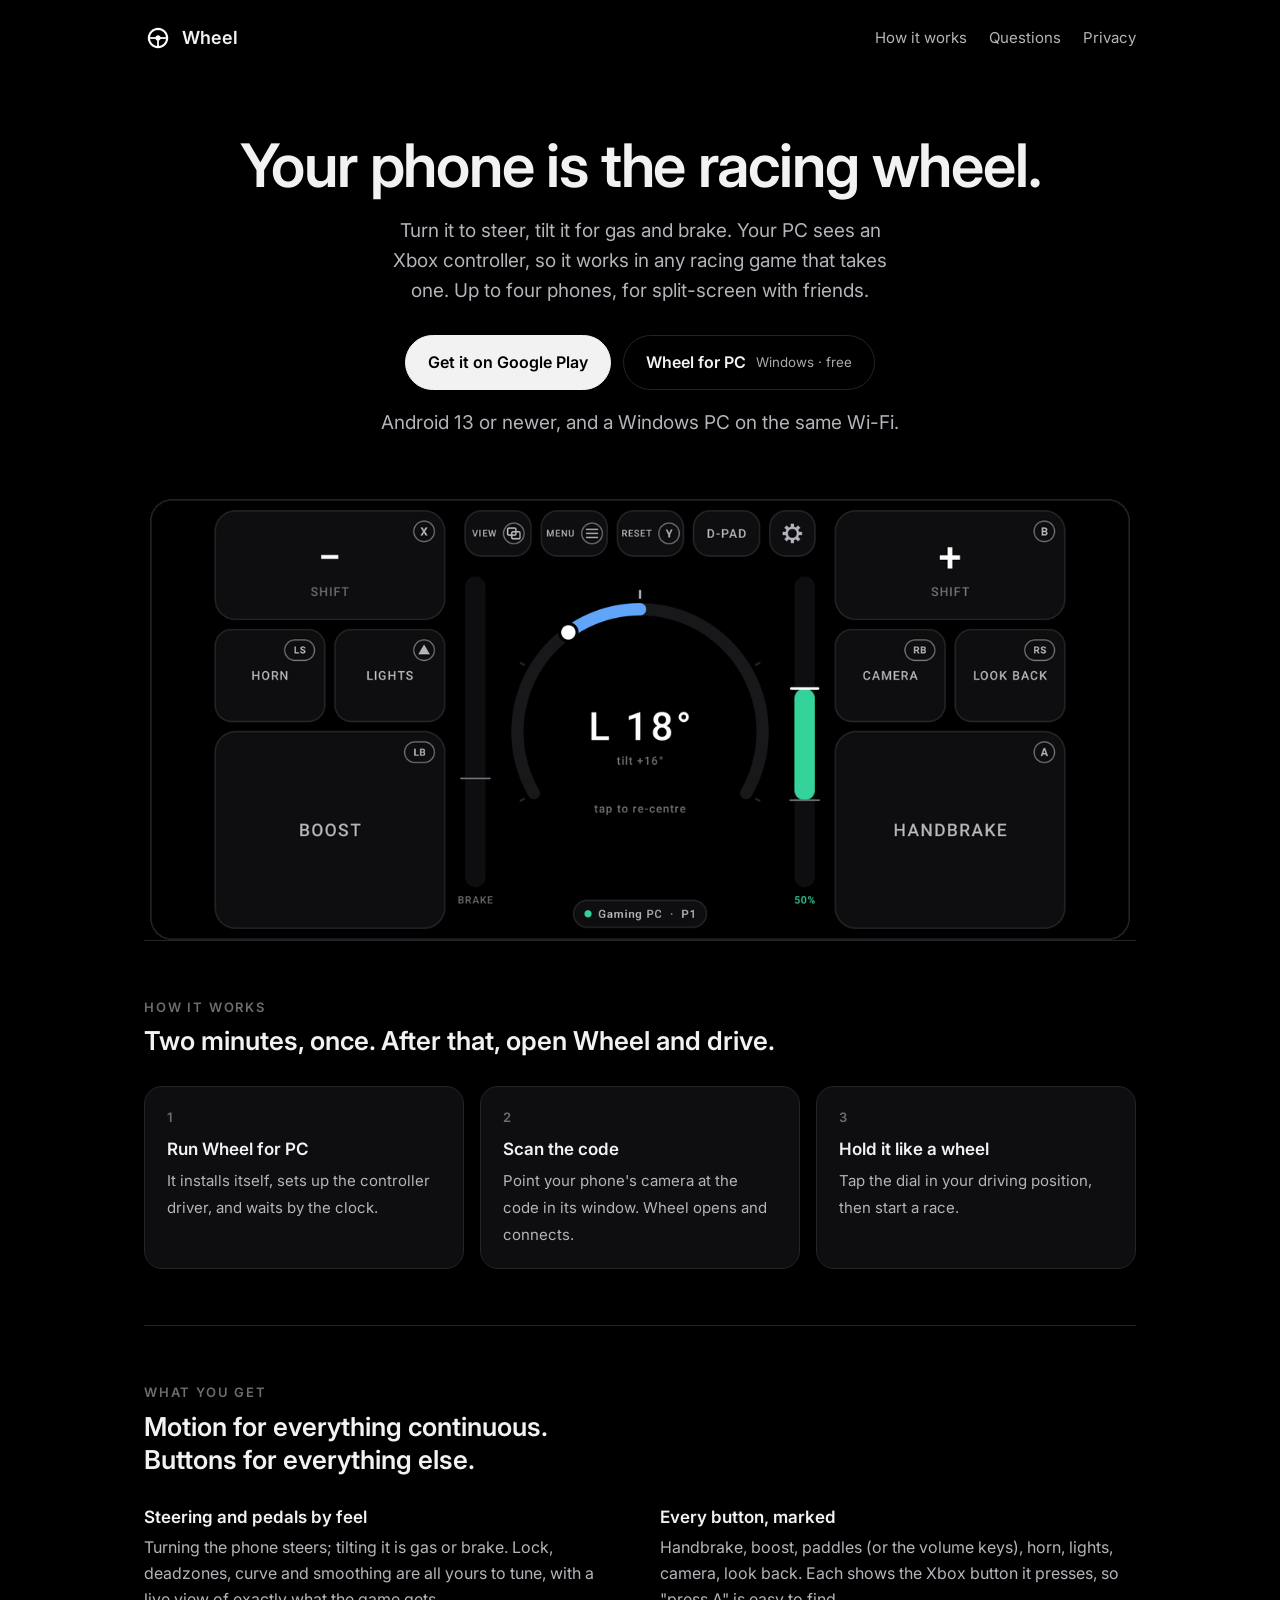
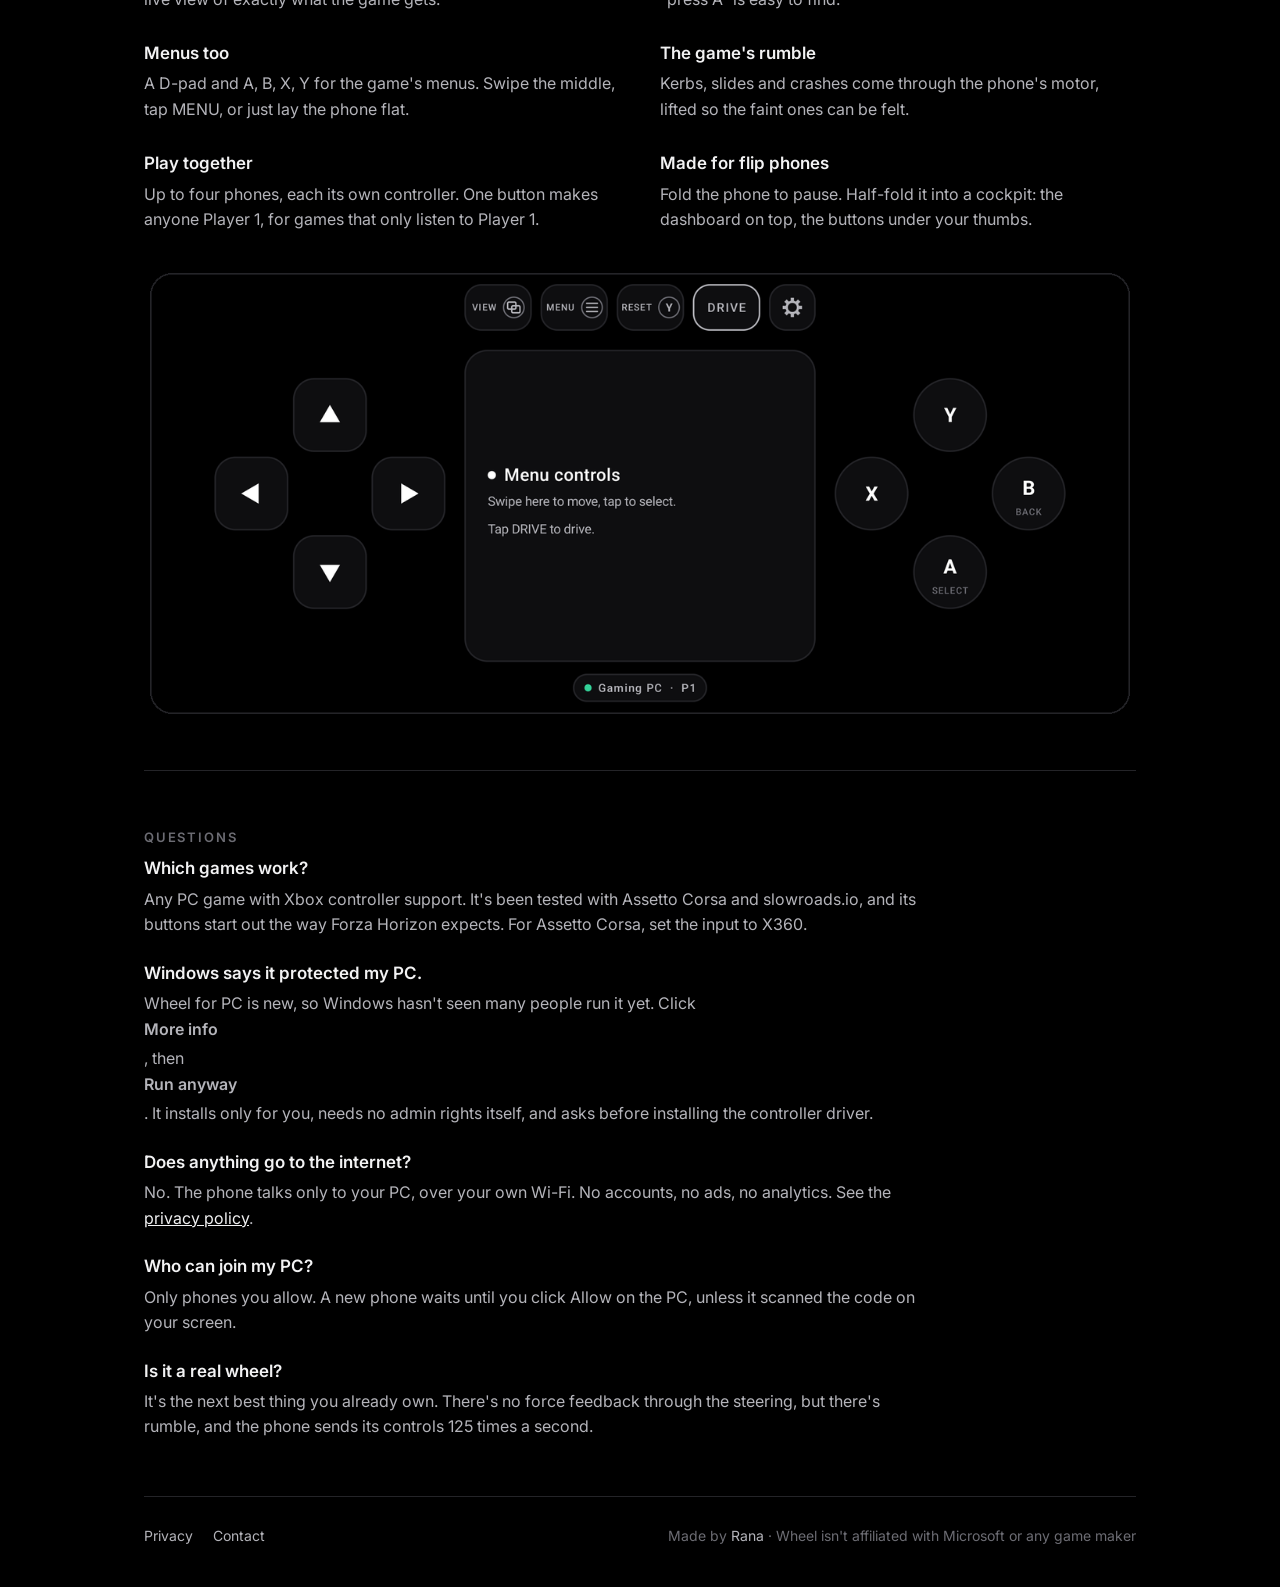
<file: site/index.html>
<!doctype html>
<html lang="en">
<head>
<meta charset="utf-8">
<meta name="viewport" content="width=device-width, initial-scale=1">
<title>Wheel · Your phone is the racing wheel</title>
<meta name="description" content="Turn your Android phone into a motion racing wheel and pedals for PC games. Free, on your own Wi-Fi.">
<meta name="theme-color" content="#000000">
<meta property="og:title" content="Wheel · Your phone is the racing wheel">
<meta property="og:description" content="Turn your Android phone into a motion racing wheel and pedals for PC games. Free, on your own Wi-Fi.">
<meta property="og:image" content="https://wheel.ranax.co/img/og.png">
<meta property="og:url" content="https://wheel.ranax.co/">
<meta name="twitter:card" content="summary_large_image">
<link rel="icon" href="img/favicon.png">
<link rel="apple-touch-icon" href="img/icon-192.png">
<link rel="preconnect" href="https://fonts.googleapis.com">
<link rel="preconnect" href="https://fonts.gstatic.com" crossorigin>
<link href="https://fonts.googleapis.com/css2?family=Inter:wght@400;600&display=swap" rel="stylesheet">
<link rel="stylesheet" href="style.css?v=1">
</head>
<body>
<div class="wrap">
  <header class="top">
    <a class="brand" href="./"><img src="img/icon-192.png" alt="">Wheel</a>
    <nav><a href="#how">How it works</a><a href="#questions">Questions</a><a href="privacy">Privacy</a></nav>
  </header>

  <main>
    <div class="hero">
      <h1>Your phone is the racing wheel.</h1>
      <p>Turn it to steer, tilt it for gas and brake. Your PC sees an Xbox controller, so it works in any racing game that takes one. Up to four phones, for split-screen with friends.</p>
      <div class="get">
        <a class="button primary" href="https://play.google.com/store/apps/details?id=com.ranaco.wheel">Get it on Google Play</a>
        <a class="button" href="download/Wheel.exe" download>Wheel for PC <small>Windows · free</small></a>
      </div>
      <p class="note">Android 13 or newer, and a Windows PC on the same Wi-Fi.</p>
    </div>
    <div class="shot"><img src="img/drive.png" alt="Wheel's drive screen: steering 18 degrees left with half throttle, buttons around the edges marked with their Xbox buttons." width="1254" height="564"></div>

    <section id="how">
      <h2>How it works</h2>
      <p class="lead">Two minutes, once. After that, open Wheel and drive.</p>
      <ol class="steps">
        <li><b>Run Wheel for PC</b><span>It installs itself, sets up the controller driver, and waits by the clock.</span></li>
        <li><b>Scan the code</b><span>Point your phone's camera at the code in its window. Wheel opens and connects.</span></li>
        <li><b>Hold it like a wheel</b><span>Tap the dial in your driving position, then start a race.</span></li>
      </ol>
    </section>

    <section>
      <h2>What you get</h2>
      <p class="lead">Motion for everything continuous. Buttons for everything else.</p>
      <div class="features">
        <div><b>Steering and pedals by feel</b><p>Turning the phone steers; tilting it is gas or brake. Lock, deadzones, curve and smoothing are all yours to tune, with a live view of exactly what the game gets.</p></div>
        <div><b>Every button, marked</b><p>Handbrake, boost, paddles (or the volume keys), horn, lights, camera, look back. Each shows the Xbox button it presses, so "press A" is easy to find.</p></div>
        <div><b>Menus too</b><p>A D-pad and A, B, X, Y for the game's menus. Swipe the middle, tap MENU, or just lay the phone flat.</p></div>
        <div><b>The game's rumble</b><p>Kerbs, slides and crashes come through the phone's motor, lifted so the faint ones can be felt.</p></div>
        <div><b>Play together</b><p>Up to four phones, each its own controller. One button makes anyone Player 1, for games that only listen to Player 1.</p></div>
        <div><b>Made for flip phones</b><p>Fold the phone to pause. Half-fold it into a cockpit: the dashboard on top, the buttons under your thumbs.</p></div>
      </div>
      <div class="shot"><img src="img/menu.png" alt="The menu controls: a D-pad on the left, A B X Y on the right." width="1254" height="564" loading="lazy"></div>
    </section>

    <section id="questions">
      <h2>Questions</h2>
      <div class="faq">
        <div><b>Which games work?</b><p>Any PC game with Xbox controller support. It's been tested with Assetto Corsa and slowroads.io, and its buttons start out the way Forza Horizon expects. For Assetto Corsa, set the input to X360.</p></div>
        <div><b>Windows says it protected my PC.</b><p>Wheel for PC is new, so Windows hasn't seen many people run it yet. Click <b>More info</b>, then <b>Run anyway</b>. It installs only for you, needs no admin rights itself, and asks before installing the controller driver.</p></div>
        <div><b>Does anything go to the internet?</b><p>No. The phone talks only to your PC, over your own Wi-Fi. No accounts, no ads, no analytics. See the <a href="privacy">privacy policy</a>.</p></div>
        <div><b>Who can join my PC?</b><p>Only phones you allow. A new phone waits until you click Allow on the PC, unless it scanned the code on your screen.</p></div>
        <div><b>Is it a real wheel?</b><p>It's the next best thing you already own. There's no force feedback through the steering, but there's rumble, and the phone sends its controls 125 times a second.</p></div>
      </div>
    </section>
  </main>

  <footer class="foot">
    <a href="privacy">Privacy</a>
    <a href="mailto:ranasatyamraj@gmail.com">Contact</a>
    <span class="made">Made by <a href="https://ranax.co">Rana</a> · Wheel isn't affiliated with Microsoft or any game maker</span>
  </footer>
</div>
</body>
</html>
</file>
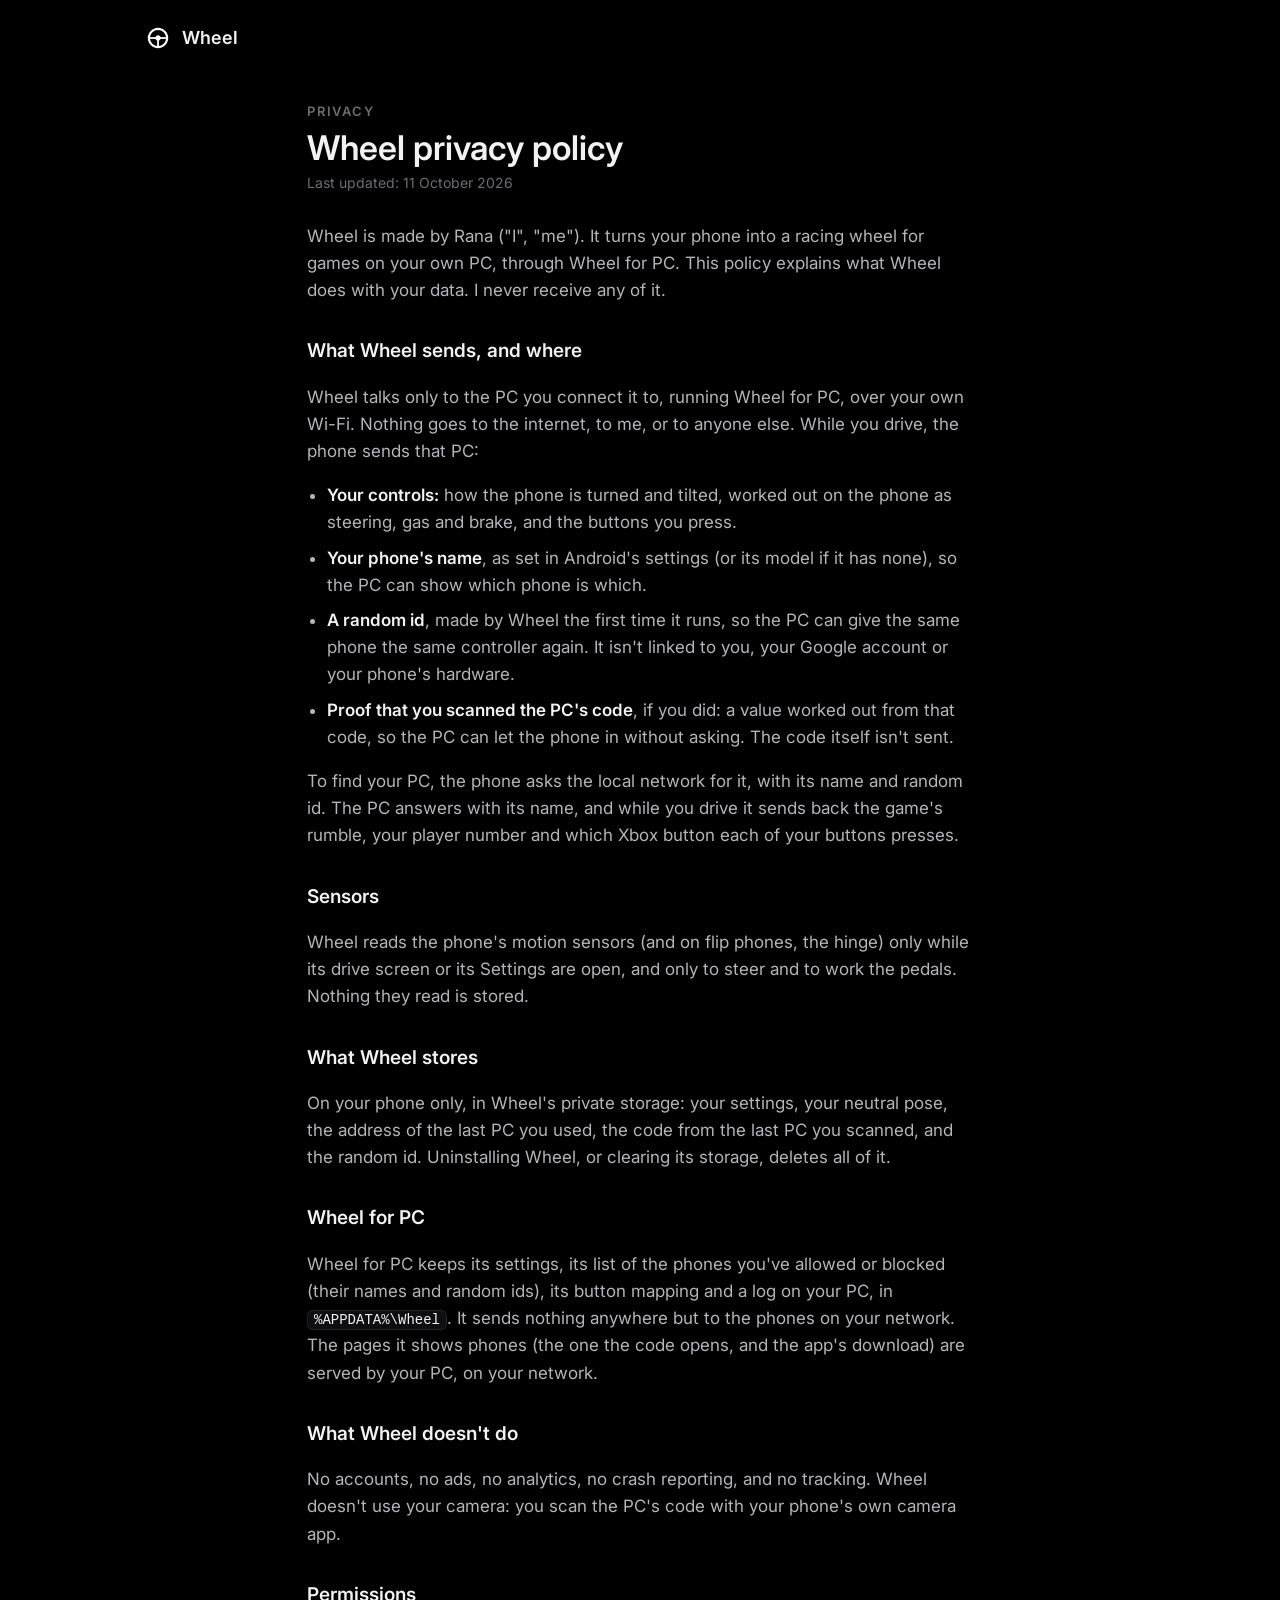
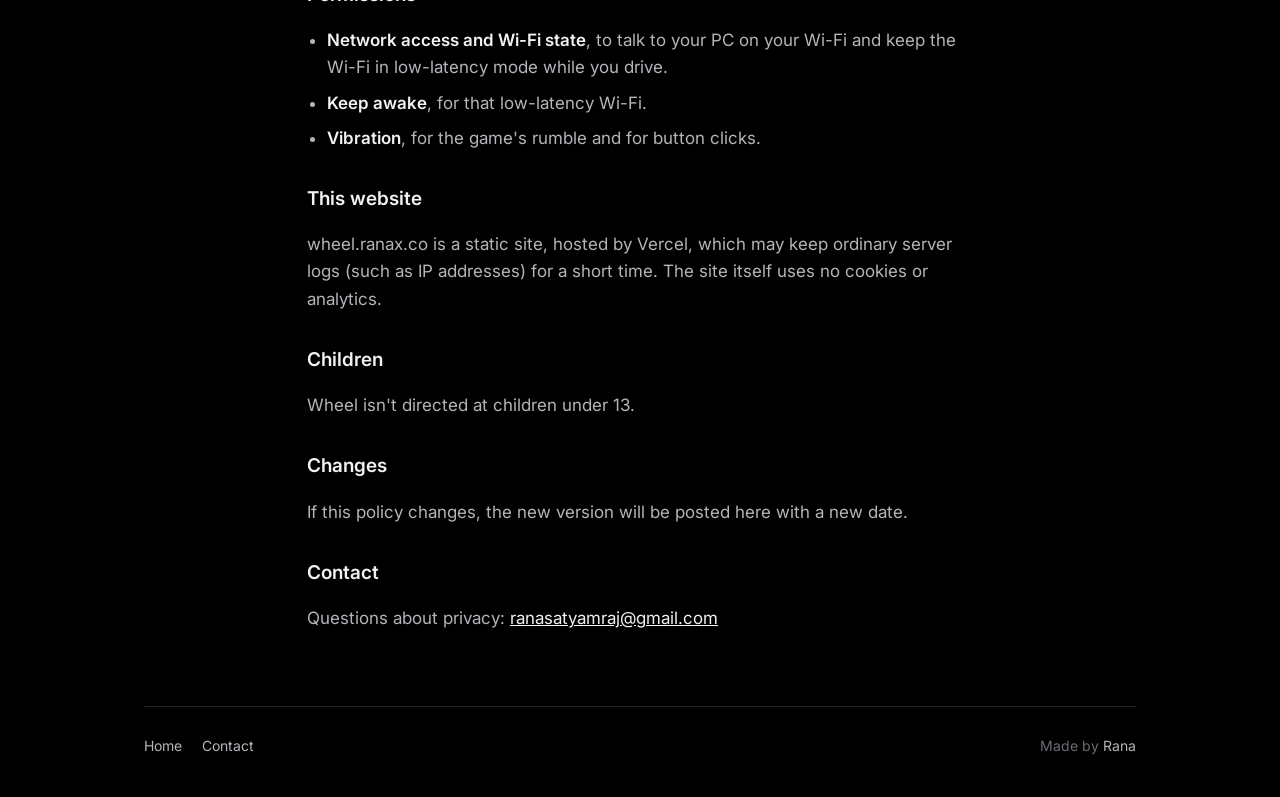
<file: site/privacy.html>
<!doctype html>
<html lang="en">
<head>
<meta charset="utf-8">
<meta name="viewport" content="width=device-width, initial-scale=1">
<title>Privacy · Wheel</title>
<meta name="description" content="What Wheel does with your data.">
<meta name="theme-color" content="#000000">
<link rel="icon" href="img/favicon.png">
<link rel="preconnect" href="https://fonts.googleapis.com">
<link rel="preconnect" href="https://fonts.gstatic.com" crossorigin>
<link href="https://fonts.googleapis.com/css2?family=Inter:wght@400;600&display=swap" rel="stylesheet">
<link rel="stylesheet" href="style.css?v=1">
</head>
<body>
<div class="wrap">
  <header class="top"><a class="brand" href="./"><img src="img/icon-192.png" alt="">Wheel</a></header>
</div>
<article class="doc">
  <div class="kicker">Privacy</div>
  <h1>Wheel privacy policy</h1>
  <p class="updated">Last updated: 11 October 2026</p>
<p>Wheel is made by Rana ("I", "me"). It turns your phone into a racing wheel for games on your own PC, through Wheel for PC. This policy explains what Wheel does with your data. I never receive any of it.</p>
<h2>What Wheel sends, and where</h2>
<p>Wheel talks only to the PC you connect it to, running Wheel for PC, over your own Wi-Fi. Nothing goes to the internet, to me, or to anyone else. While you drive, the phone sends that PC:</p>
<ul><li><b>Your controls:</b> how the phone is turned and tilted, worked out on the phone as steering, gas and brake, and the buttons you press.</li><li><b>Your phone's name</b>, as set in Android's settings (or its model if it has none), so the PC can show which phone is which.</li><li><b>A random id</b>, made by Wheel the first time it runs, so the PC can give the same phone the same controller again. It isn't linked to you, your Google account or your phone's hardware.</li><li><b>Proof that you scanned the PC's code</b>, if you did: a value worked out from that code, so the PC can let the phone in without asking. The code itself isn't sent.</li></ul>
<p>To find your PC, the phone asks the local network for it, with its name and random id. The PC answers with its name, and while you drive it sends back the game's rumble, your player number and which Xbox button each of your buttons presses.</p>
<h2>Sensors</h2>
<p>Wheel reads the phone's motion sensors (and on flip phones, the hinge) only while its drive screen or its Settings are open, and only to steer and to work the pedals. Nothing they read is stored.</p>
<h2>What Wheel stores</h2>
<p>On your phone only, in Wheel's private storage: your settings, your neutral pose, the address of the last PC you used, the code from the last PC you scanned, and the random id. Uninstalling Wheel, or clearing its storage, deletes all of it.</p>
<h2>Wheel for PC</h2>
<p>Wheel for PC keeps its settings, its list of the phones you've allowed or blocked (their names and random ids), its button mapping and a log on your PC, in <code>%APPDATA%\Wheel</code>. It sends nothing anywhere but to the phones on your network. The pages it shows phones (the one the code opens, and the app's download) are served by your PC, on your network.</p>
<h2>What Wheel doesn't do</h2>
<p>No accounts, no ads, no analytics, no crash reporting, and no tracking. Wheel doesn't use your camera: you scan the PC's code with your phone's own camera app.</p>
<h2>Permissions</h2>
<ul><li><b>Network access and Wi-Fi state</b>, to talk to your PC on your Wi-Fi and keep the Wi-Fi in low-latency mode while you drive.</li><li><b>Keep awake</b>, for that low-latency Wi-Fi.</li><li><b>Vibration</b>, for the game's rumble and for button clicks.</li></ul>
<h2>This website</h2>
<p>wheel.ranax.co is a static site, hosted by Vercel, which may keep ordinary server logs (such as IP addresses) for a short time. The site itself uses no cookies or analytics.</p>
<h2>Children</h2>
<p>Wheel isn't directed at children under 13.</p>
<h2>Changes</h2>
<p>If this policy changes, the new version will be posted here with a new date.</p>
<h2>Contact</h2>
<p>Questions about privacy: <a href="mailto:ranasatyamraj@gmail.com">ranasatyamraj@gmail.com</a></p>
</article>
<div class="wrap">
  <footer class="foot">
    <a href="./">Home</a>
    <a href="mailto:ranasatyamraj@gmail.com">Contact</a>
    <span class="made">Made by <a href="https://ranax.co">Rana</a></span>
  </footer>
</div>
</body>
</html>
</file>
<file: site/style.css>
/* Wheel's site: black like the app, quiet greys, and the app's own green only where it means "go". */
:root {
  --bg: #000;
  --card: #0e0e10;
  --edge: #242428;
  --fg: #f2f2f3;
  --label: #b4b4ba;
  --dim: #6c6c73;
  --go: #34d399;
  --font: "Inter", system-ui, -apple-system, "Segoe UI", sans-serif;
  color-scheme: dark;
}
* { box-sizing: border-box; }
html, body { margin: 0; background: var(--bg); color: var(--fg); font: 17px/1.6 var(--font); -webkit-font-smoothing: antialiased; }
a { color: var(--fg); }
img { max-width: 100%; display: block; }

.wrap { max-width: 1040px; margin: 0 auto; padding: 0 24px; }
header.top { display: flex; align-items: center; justify-content: space-between; padding-block: 24px; }
.brand { display: flex; align-items: center; gap: 10px; text-decoration: none; font-weight: 600; font-size: 18px; }
.brand img { width: 28px; height: 28px; border-radius: 7px; }
header.top nav { display: flex; gap: 22px; font-size: 15px; }
header.top nav a { color: var(--label); text-decoration: none; }
header.top nav a:hover { color: var(--fg); }

.hero { padding-block: 56px 32px; text-align: center; display: grid; justify-items: center; gap: 18px; }
.hero h1 { margin: 0; font-size: clamp(38px, 6vw, 60px); line-height: 1.08; font-weight: 600; letter-spacing: -0.02em; text-wrap: balance; }
.hero p { margin: 0; max-width: 36em; color: var(--label); font-size: 19px; text-wrap: balance; }
.get { display: flex; flex-wrap: wrap; justify-content: center; gap: 12px; margin-top: 10px; }
.button { display: inline-flex; align-items: center; gap: 10px; padding: 14px 22px; border-radius: 999px; font-weight: 600; font-size: 16px; text-decoration: none; border: 1px solid var(--edge); }
.button.primary { background: var(--fg); color: #000; border-color: var(--fg); }
.button:hover { border-color: var(--dim); }
.button small { font-weight: 400; color: inherit; opacity: .7; }
.note { color: var(--dim); font-size: 14px; }

.shot { margin: 28px auto 0; max-width: 980px; }
section .shot { margin-top: 40px; }
.shot img { width: 100%; height: auto; }

section { padding-block: 56px; border-top: 1px solid var(--edge); }
section h2 { margin: 0 0 8px; font-size: 13px; font-weight: 600; letter-spacing: .14em; text-transform: uppercase; color: var(--dim); }
section .lead { margin: 0 0 28px; font-size: 26px; font-weight: 600; line-height: 1.25; max-width: 28em; text-wrap: balance; }

.steps { display: grid; grid-template-columns: repeat(3, minmax(0, 1fr)); gap: 16px; padding: 0; margin: 0; list-style: none; counter-reset: step; }
.steps li { background: var(--card); border: 1px solid var(--edge); border-radius: 18px; padding: 20px 22px; counter-increment: step; }
.steps li::before { content: counter(step); display: block; font-size: 13px; font-weight: 600; color: var(--dim); margin-bottom: 8px; }
.steps b { display: block; font-weight: 600; margin-bottom: 4px; }
.steps span { color: var(--label); font-size: 15px; }

.features { display: grid; grid-template-columns: repeat(2, minmax(0, 1fr)); gap: 28px 40px; }
.features div { min-width: 0; }
.features b { display: block; font-weight: 600; margin-bottom: 4px; }
.features p { margin: 0; color: var(--label); font-size: 16px; }

.faq { display: grid; gap: 22px; max-width: 46em; }
.faq b { display: block; font-weight: 600; margin-bottom: 4px; }
.faq p { margin: 0; color: var(--label); font-size: 16px; }
code { font: 14px "Cascadia Mono", Consolas, ui-monospace, monospace; color: var(--fg); background: var(--card); border: 1px solid var(--edge); border-radius: 6px; padding: 1px 6px; }

footer.foot { border-top: 1px solid var(--edge); padding-block: 28px 40px; display: flex; flex-wrap: wrap; gap: 20px; color: var(--dim); font-size: 14px; }
footer.foot a { color: var(--label); text-decoration: none; }
footer.foot .made { margin-left: auto; }

/* The privacy page */
article.doc { max-width: 42em; margin: 0 auto; padding: 24px 24px 56px; }
article.doc h1 { font-size: 34px; line-height: 1.2; margin: 6px 0 4px; font-weight: 600; text-wrap: balance; }
article.doc .kicker { font-size: 13px; font-weight: 600; letter-spacing: .14em; text-transform: uppercase; color: var(--dim); }
article.doc .updated { color: var(--dim); font-size: 14px; margin: 0 0 28px; }
article.doc h2 { font-size: 19px; margin: 32px 0 8px; font-weight: 600; }
article.doc p, article.doc li { color: var(--label); }
article.doc b { color: var(--fg); font-weight: 600; }
article.doc ul { padding-left: 20px; display: grid; gap: 8px; }

@media (max-width: 760px) {
  .steps, .features { grid-template-columns: minmax(0, 1fr); }
  header.top nav { gap: 14px; }
  footer.foot .made { margin-left: 0; }
}
</file>
